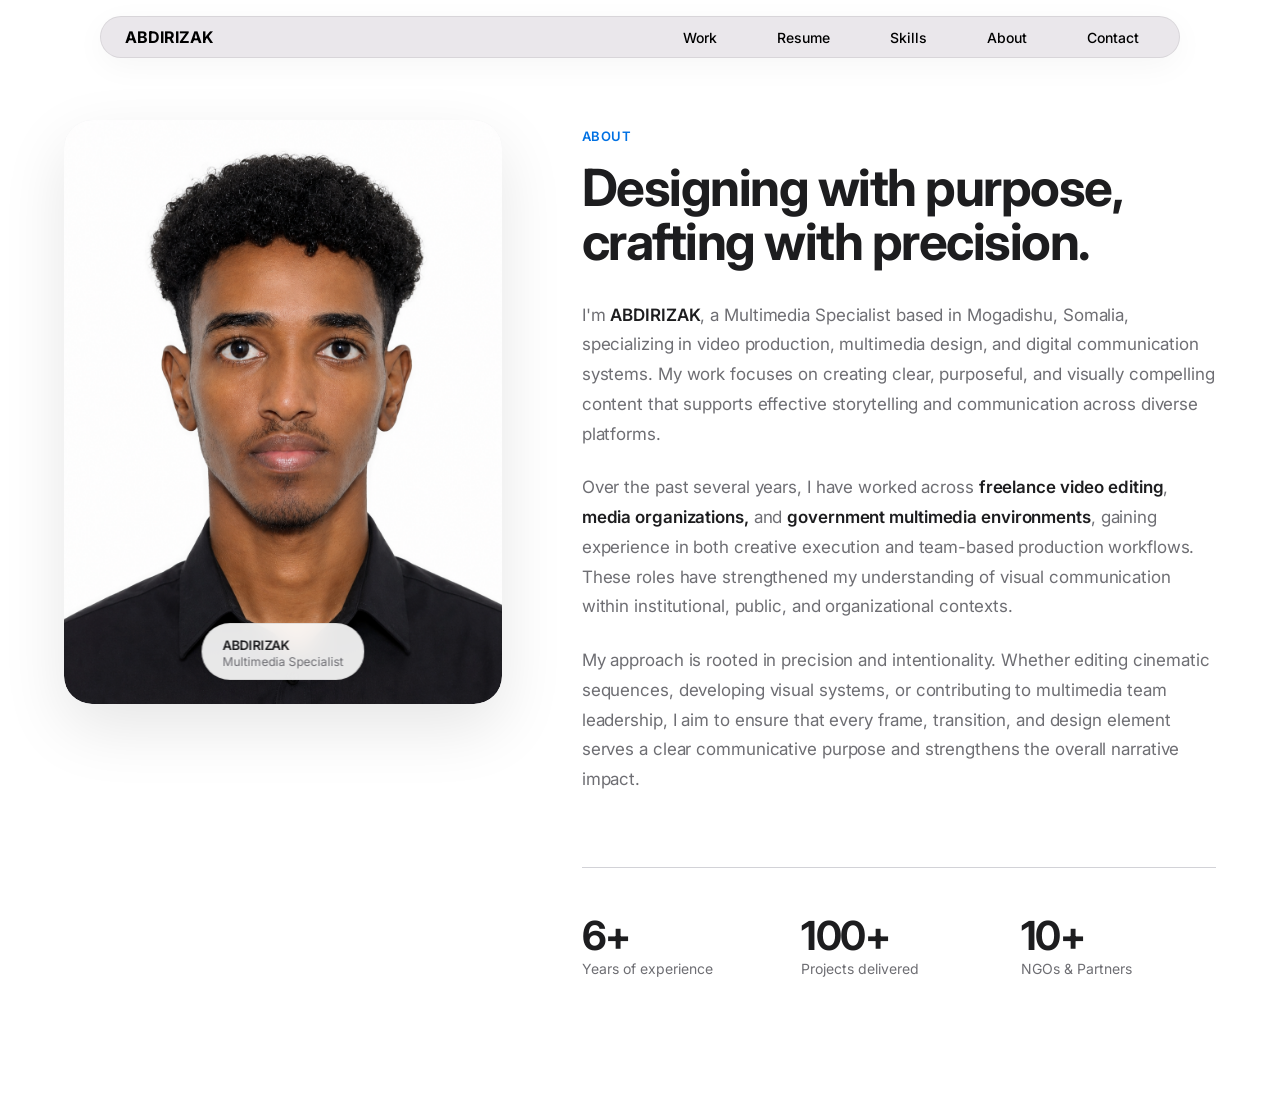
<file: about.html>
<!DOCTYPE html>
<html lang="en">
<head>
<meta charset="UTF-8">
<meta name="viewport" content="width=device-width, initial-scale=1.0">
<title>About — ABDIRIZAK</title>
<link rel="stylesheet" href="index.css">
<link rel="preconnect" href="https://fonts.googleapis.com">
<link rel="preconnect" href="https://fonts.gstatic.com" crossorigin>
<link href="https://fonts.googleapis.com/css2?family=Inter:ital,opsz,wght@0,14..32,100..900;1,14..32,100..900&display=swap" rel="stylesheet">
</head>
<body>

<!-- ── NAVIGATION ── -->
<nav id="navbar">
  <div class="nav-inner">
    <a href="index.html" class="nav-logo" aria-label="Back to top">ABDIRIZAK</a>
    <ul class="nav-links" role="list">
      <li><a href="work.html">Work</a></li>
      <li><a href="resume.html">Resume</a></li>
      <li><a href="skills.html">Skills</a></li>
      <li><a href="about.html" class="active">About</a></li>
      <li><a href="contact.html">Contact</a></li>
    </ul>
    <button class="nav-hamburger" aria-label="Toggle menu" id="hamburger">
      <span></span><span></span><span></span>
    </button>
  </div>
</nav>
<div class="mobile-menu" id="mobileMenu" role="navigation">
  <a href="work.html" class="mobile-link">Work</a>
  <a href="resume.html" class="mobile-link">Resume</a>
  <a href="skills.html" class="mobile-link">Skills</a>
  <a href="about.html" class="mobile-link">About</a>
  <a href="contact.html" class="mobile-link">Contact</a>
</div>

<!-- ── ABOUT ── -->
<div class="section-wrap" id="about">
  <section>
    <div class="about-grid">
 <div class="about-image-wrap reveal">
  <img 
    src="IMG-026, 07_22_07 PM.png"
    alt="ABDIRIZAK - Multimedia Specialist"
    style="width:100%; height:100%; object-fit:cover; object-position:center top; display:block; border-radius:inherit;"
  />
  <div class="about-image-badge">
    <strong>ABDIRIZAK</strong>
    <span>Multimedia Specialist</span>
  </div>
</div>

      <div class="about-content">
        <div class="section-label reveal">About</div>
        <h2 class="section-title reveal reveal-delay-1">Designing with purpose, crafting with precision.</h2>
        <div class="about-body">
          <p class="reveal reveal-delay-2">
            I'm <strong>ABDIRIZAK</strong>, a Multimedia Specialist based in Mogadishu, Somalia, specializing in video production, multimedia design, and digital communication systems. My work focuses on creating clear, purposeful, and visually compelling content that supports effective storytelling and communication across diverse platforms.
          </p>
          <p class="reveal reveal-delay-3">
            Over the past several years, I have worked across <strong>freelance video editing</strong>, <strong>media organizations,</strong> and <strong>government multimedia environments</strong>, gaining experience in both creative execution and team-based production workflows. These roles have strengthened my understanding of visual communication within institutional, public, and organizational contexts.
          </p>
          <p class="reveal reveal-delay-4">
            My approach is rooted in precision and intentionality. Whether editing cinematic sequences, developing visual systems, or contributing to multimedia team leadership, I aim to ensure that every frame, transition, and design element serves a clear communicative purpose and strengthens the overall narrative impact.
          </p>
          <div class="about-stats reveal">
            <div class="about-stat">
              <span class="about-stat-num">6+</span>
              <span class="about-stat-label">Years of experience</span>
            </div>
            <div class="about-stat">
              <span class="about-stat-num">100+</span>
              <span class="about-stat-label">Projects delivered</span>
            </div>
            <div class="about-stat">
              <span class="about-stat-num">10+</span>
              <span class="about-stat-label">NGOs & Partners</span>
            </div>
          </div>
        </div>
      </div>
    </div>
  </section>
</div>

<script>
  const hamburger = document.getElementById('hamburger');
  const mobileMenu = document.getElementById('mobileMenu');
  hamburger.addEventListener('click', () => mobileMenu.classList.toggle('open'));
  document.querySelectorAll('.mobile-link').forEach(link => {
    link.addEventListener('click', () => mobileMenu.classList.remove('open'));
  });
  const reveals = document.querySelectorAll('.reveal');
  const observer = new IntersectionObserver((entries) => {
    entries.forEach(e => { if (e.isIntersecting) e.target.classList.add('visible'); });
  }, { threshold: 0.1 });
  reveals.forEach(el => observer.observe(el));
</script>
</body>
</html>
</file>
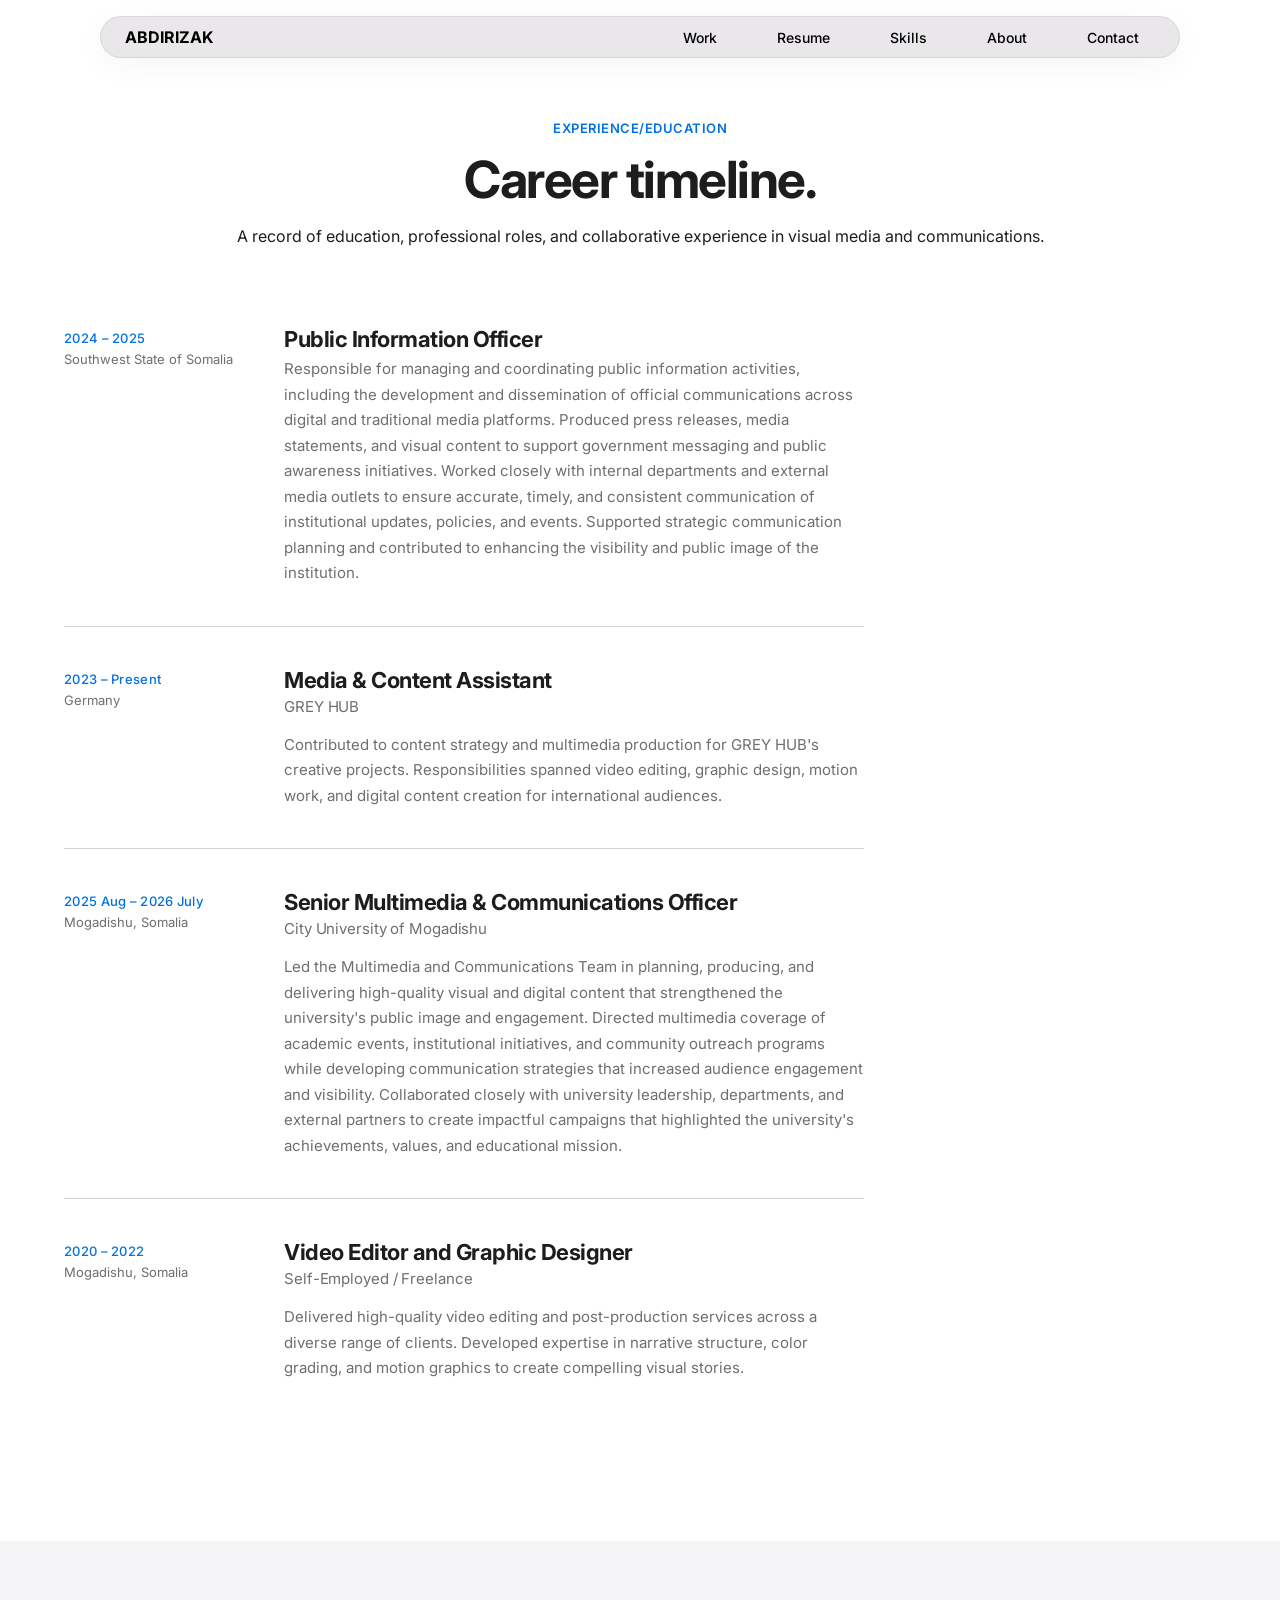
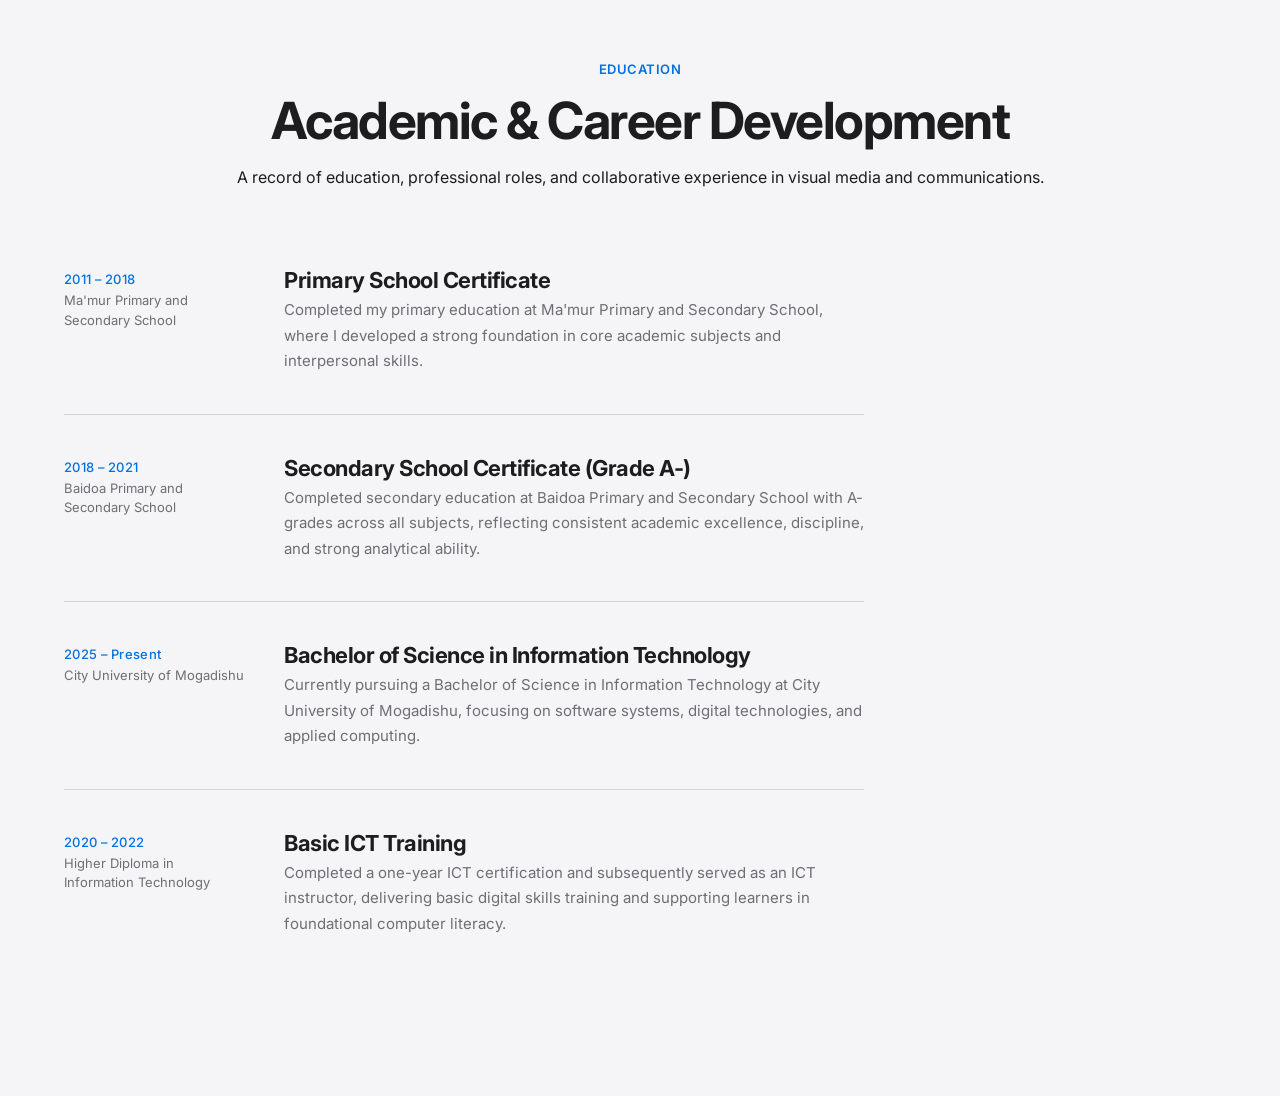
<file: resume.html>
<!DOCTYPE html>
<html lang="en">
<head>
<meta charset="UTF-8">
<meta name="viewport" content="width=device-width, initial-scale=1.0">
<title>Resume — ABDIRIZAK</title>
<link rel="stylesheet" href="index.css">
<link rel="preconnect" href="https://fonts.googleapis.com">
<link rel="preconnect" href="https://fonts.gstatic.com" crossorigin>
<link href="https://fonts.googleapis.com/css2?family=Inter:ital,opsz,wght@0,14..32,100..900;1,14..32,100..900&display=swap" rel="stylesheet">
</head>
<body>

<!-- ── NAVIGATION ── -->
<nav id="navbar">
  <div class="nav-inner">
    <a href="index.html" class="nav-logo" aria-label="Back to top">ABDIRIZAK</a>
    <ul class="nav-links" role="list">
      <li><a href="work.html">Work</a></li>
      <li><a href="resume.html" class="active">Resume</a></li>
      <li><a href="skills.html">Skills</a></li>
      <li><a href="about.html">About</a></li>
      <li><a href="contact.html">Contact</a></li>
    </ul>
    <button class="nav-hamburger" aria-label="Toggle menu" id="hamburger">
      <span></span><span></span><span></span>
    </button>
  </div>
</nav>
<div class="mobile-menu" id="mobileMenu" role="navigation">
  <a href="work.html" class="mobile-link">Work</a>
  <a href="resume.html" class="mobile-link">Resume</a>
  <a href="skills.html" class="mobile-link">Skills</a>
  <a href="about.html" class="mobile-link">About</a>
  <a href="contact.html" class="mobile-link">Contact</a>
</div>

<!-- ── EXPERIENCE ── -->
<div class="section-wrap" id="resume">
  <section>
    <div class="section-header reveal">
      <div class="section-label">Experience/Education</div>
      <h2 class="section-title">Career timeline.</h2>
      <p >A record of education, professional roles, and collaborative experience in visual media and communications.</p>
    </div>

    <div class="resume-timeline">
      <div class="timeline-item reveal">
        <div class="timeline-meta">
          <div class="timeline-period">2024 – 2025</div>
          <div class="timeline-location">Southwest State of Somalia</div>
        </div>
        <div class="timeline-content">
          <h3>Public Information Officer</h3>
          <p class="timeline-desc">Responsible for managing and coordinating public information activities, including the development and dissemination of official communications across digital and traditional media platforms. Produced press releases, media statements, and visual content to support government messaging and public awareness initiatives. Worked closely with internal departments and external media outlets to ensure accurate, timely, and consistent communication of institutional updates, policies, and events. Supported strategic communication planning and contributed to enhancing the visibility and public image of the institution.</p>
        </div>
      </div>

      <div class="timeline-item reveal reveal-delay-1">
        <div class="timeline-meta">
          <div class="timeline-period">2023 – Present</div>
          <div class="timeline-location">Germany</div>
        </div>
        <div class="timeline-content">
          <h3>Media & Content Assistant</h3>
          <p class="timeline-company">GREY HUB</p>
          <p class="timeline-desc">Contributed to content strategy and multimedia production for GREY HUB's creative projects. Responsibilities spanned video editing, graphic design, motion work, and digital content creation for international audiences.</p>
        </div>
      </div>

      <div class="timeline-item reveal reveal-delay-1">
        <div class="timeline-meta">
          <div class="timeline-period">2025 Aug – 2026 July</div>
          <div class="timeline-location">Mogadishu, Somalia</div>
        </div>
        <div class="timeline-content">
          <h3>Senior Multimedia & Communications Officer</h3>
          <p class="timeline-company">City University of Mogadishu</p>
          <p class="timeline-desc">Led the Multimedia and Communications Team in planning, producing, and delivering high-quality visual and digital content that strengthened the university's public image and engagement. Directed multimedia coverage of academic events, institutional initiatives, and community outreach programs while developing communication strategies that increased audience engagement and visibility. Collaborated closely with university leadership, departments, and external partners to create impactful campaigns that highlighted the university's achievements, values, and educational mission.</p>
        </div>
      </div>

      <div class="timeline-item reveal reveal-delay-2">
        <div class="timeline-meta">
          <div class="timeline-period">2020 – 2022</div>
          <div class="timeline-location">Mogadishu, Somalia</div>
        </div>
        <div class="timeline-content">
          <h3>Video Editor and Graphic Designer</h3>
          <p class="timeline-company">Self-Employed / Freelance</p>
          <p class="timeline-desc">Delivered high-quality video editing and post-production services across a diverse range of clients. Developed expertise in narrative structure, color grading, and motion graphics to create compelling visual stories.</p>
        </div>
      </div>
    </div>
  </section>
</div>

<!-- ── EDUCATION ── -->
<div class="section-wrap gray" id="education">
  <section>
    <div class="section-header reveal">
      <div class="section-label">Education</div>
      <h2 class="section-title">Academic & Career Development</h2>
      <p >A record of education, professional roles, and collaborative experience in visual media and communications.</p>
    </div>

    <div class="resume-timeline">
      <div class="timeline-item reveal">
        <div class="timeline-meta">
          <div class="timeline-period">2011 – 2018</div>
          <div class="timeline-location">Ma'mur Primary and Secondary School</div>
        </div>
        <div class="timeline-content">
          <h3>Primary School Certificate</h3>
          <p class="timeline-desc">Completed my primary education at Ma'mur Primary and Secondary School, where I developed a strong foundation in core academic subjects and interpersonal skills.</p>
        </div>
      </div>

      <div class="timeline-item reveal reveal-delay-1">
        <div class="timeline-meta">
          <div class="timeline-period">2018 – 2021</div>
          <div class="timeline-location">Baidoa Primary and Secondary School</div>
        </div>
        <div class="timeline-content">
          <h3>Secondary School Certificate (Grade A-)</h3>
          <p class="timeline-desc">Completed secondary education at Baidoa Primary and Secondary School with A- grades across all subjects, reflecting consistent academic excellence, discipline, and strong analytical ability.</p>
        </div>
      </div>

      <div class="timeline-item reveal reveal-delay-1">
        <div class="timeline-meta">
          <div class="timeline-period">2025 – Present</div>
          <div class="timeline-location">City University of Mogadishu</div>
        </div>
        <div class="timeline-content">
          <h3>Bachelor of Science in Information Technology</h3>
          <p class="timeline-desc">Currently pursuing a Bachelor of Science in Information Technology at City University of Mogadishu, focusing on software systems, digital technologies, and applied computing.</p>
        </div>
      </div>

      <div class="timeline-item reveal reveal-delay-2">
        <div class="timeline-meta">
          <div class="timeline-period">2020 – 2022</div>
          <div class="timeline-location">Higher Diploma in Information Technology</div>
        </div>
        <div class="timeline-content">
          <h3>Basic ICT Training</h3>
          <p class="timeline-desc">Completed a one-year ICT certification and subsequently served as an ICT instructor, delivering basic digital skills training and supporting learners in foundational computer literacy.</p>
        </div>
      </div>
    </div>
  </section>
</div>

<script>
  const hamburger = document.getElementById('hamburger');
  const mobileMenu = document.getElementById('mobileMenu');
  hamburger.addEventListener('click', () => mobileMenu.classList.toggle('open'));
  document.querySelectorAll('.mobile-link').forEach(link => {
    link.addEventListener('click', () => mobileMenu.classList.remove('open'));
  });
  const reveals = document.querySelectorAll('.reveal');
  const observer = new IntersectionObserver((entries) => {
    entries.forEach(e => { if (e.isIntersecting) e.target.classList.add('visible'); });
  }, { threshold: 0.1 });
  reveals.forEach(el => observer.observe(el));
</script>
</body>
</html>
</file>
<file: index.css>
*, *::before, *::after { box-sizing: border-box; margin: 0; padding: 0; }

  :root {
    --white: #FFFFFF;
    --gray-light: #F5F5F7;
    --black: #1D1D1F;
    --blue: #0071E3;
    --blue-hover: #0077ED;
    --gray-mid: #6E6E73;
    --gray-border: #D2D2D7;
    --gray-soft: #E8E8ED;
    --nav-blur: rgba(255,255,255,0.85);
    --shadow-sm: 0 2px 12px rgba(0,0,0,0.06);
    --shadow-md: 0 8px 32px rgba(0,0,0,0.08);
    --shadow-lg: 0 24px 64px rgba(0,0,0,0.10);
    --shadow-card: 0 4px 24px rgba(0,0,0,0.07);
    --radius-sm: 12px;
    --radius-md: 18px;
    --radius-lg: 28px;
    --radius-xl: 40px;
    --transition: cubic-bezier(0.25, 0.46, 0.45, 0.94);
    --spring: cubic-bezier(0.34, 1.56, 0.64, 1);
  }

  html { scroll-behavior: smooth; font-size: 16px; }

 body {
  background-color: #f5f5f7;
  background-image:
    radial-gradient(circle at top left,
      rgba(186, 215, 255, 0.8) 0%,
      transparent 35%),

    radial-gradient(circle at top right,
      rgba(253, 219, 245, 0.8) 0%,
      transparent 35%),

    radial-gradient(circle at bottom center,
      rgba(215, 255, 240, 0.5) 0%,
      transparent 40%);

  background-repeat: no-repeat;
  background-size: cover;
  background-attachment: fixed;
  min-height: 100vh;
  color: var(--black);
  overflow-x: hidden;
  
    font-family:'Inter', sans-serif;

}
.p{
  text-align: center;
}

  /* ── SCROLLBAR ── */
  ::-webkit-scrollbar { width: 6px; }
  ::-webkit-scrollbar-track { background: transparent; }
  ::-webkit-scrollbar-thumb { background: var(--gray-border); border-radius: 3px; }
  ::-webkit-scrollbar-thumb:hover { background: var(--gray-mid); }

  /* ── SELECTION ── */
  ::selection { background: rgba(0,113,227,0.15); color: var(--black); }

  /* ── NAVIGATION ── */
  /* ── NAVIGATION FIXED (NO MORE MULTIPLE MENUS) ── */

#navbar {
  position: fixed;
  top: 16px; /* Masaafada uu kor ka soo degayo */
  left: 0;
  right: 0;
  z-index: 999;
  padding: 0 20px;
}

/* Apple-style Navigation Hover */
.nav-links a,
.mobile-link {
  position: relative;
  padding: 10px 16px;
  border-radius: 12px;
  transition: all 0.3s ease;
  text-decoration: none;
}

.nav-links a:hover,
.mobile-link:hover {
  background: rgba(0, 122, 255, 0.08);
  color: #007aff;
  transform: translateY(-2px);
}

.nav-links a::after,
.mobile-link::after {
  content: "";
  position: absolute;
  left: 50%;
  bottom: 4px;
  width: 0;
  height: 2px;
  background: #007aff;
  border-radius: 10px;
  transition: all 0.3s ease;
  transform: translateX(-50%);
}

.nav-links a:hover::after,
.mobile-link:hover::after {
  width: 60%;
}


.nav-inner {
  max-width: 1080px;
  margin: 0 auto;
  padding: 10px 24px;
  display: flex;
  align-items: center;
  justify-content: space-between;
  
  /* Glassmorphism (Muraayadda wejiga EditFlow) */
  background: rgba(229, 225, 231, 0.8); 
  backdrop-filter: blur(20px);
  -webkit-backdrop-filter: blur(20px);
  
  /* Geesaha wareegsan iyo xariiqda */
  border: 1px solid rgba(0, 0, 0, 0.08); 
  border-radius: 999px; 
  box-shadow: 0 8px 32px rgba(0, 0, 0, 0.04);
}

/* Logo-da */
.nav-logo {
  font-size: 16px;
  font-weight: 700;
  color: #000000;
  text-decoration: none;
  display: flex;
  align-items: center;
  gap: 8px;
}

/* Goobada Buluugga ah (AR) */
/* .nav-logo::before {
  content: 'AR';
  font-size: 10px;
  font-weight: 800;
  color: #ffffff;
  background: #0071e3;
  width: 26px;
  height: 26px;
  display: inline-flex;
  align-items: center;
  justify-content: center;
  border-radius: 50%;
} */

/* Liiska Linkiyada (Desktop) */
.nav-links {
  list-style: none;
  display: flex;
  align-items: center;
  gap: 28px;
  margin: 0;
  padding: 0;
}

.nav-links a {
  font-size: 14px;
  font-weight: 500;
  color: #000000;
  text-decoration: none;
  transition: color 0.2s ease;
}

.nav-links a:hover {
  color: #000000;
}

/* Badhanka madow ee Contact-ka */
/* .nav-links li:last-child a {
 
  color: #000000;
  padding: 10px 22px;
  border-radius: 999px;
  font-weight: 500;
} */

/* .nav-links li:last-child a:hover {
  background: #2d2d31;
} */

/* Hamburger Menu Icon (Mobile) */
.nav-hamburger {
  display: none;
  flex-direction: column;
  justify-content: space-between;
  width: 18px;
  height: 12px;
  background: transparent;
  border: none;
  cursor: pointer;
  padding: 0;
}

.nav-hamburger span {
  width: 100%;
  height: 2px;
  background-color: #000000;
  border-radius: 1px;
}











/* ── KAN AYAA AH CUDURKA JIRA: MOBILE MENU (SI SAX AH U QARI) ── */
.mobile-menu {
  display: none; /* Hubi inuu qarsoomo marka hore si uusan shaashadda u dhex fadhiisan */
  position: fixed;
  top: 80px;
  left: 24px;
  right: 24px;
  background: rgba(255, 255, 255, 0.96);
  backdrop-filter: blur(20px);
  -webkit-backdrop-filter: blur(20px);
  border: 1px solid rgba(0, 0, 0, 0.08);
  border-radius: 20px;
  padding: 20px;
  box-shadow: 0 10px 30px rgba(0, 0, 0, 0.05);
  z-index: 998;
}

/* Marka la riixo Hamburger-ka oo uu yeesho class-ka .open */
.mobile-menu.open {
  display: flex;
  flex-direction: column;
  gap: 16px;
}

.mobile-link {
  font-size: 16px;
  font-weight: 500;
  color: #1d1d1f;
  text-decoration: none;
  padding: 8px 0;
}

/* ── SCREEN RESPONSIVE ── */
@media (max-width: 768px) {
  .nav-links {
    display: none; /* Qari menu-gii weynaa ee Desktop-ka */
  }
  
  .nav-hamburger {
    display: flex; /* Muuji astaanta saddexda xariiq */
  }
}
  /* ── HERO ── */
  #home {
    min-height: 100svh;
    padding: 52px 24px 0;
    display: flex;
    align-items: center;
    background: var(--white);
    overflow: hidden;
    position: relative;
  }

  .hero-bg-orb {
    position: absolute;
    border-radius: 50%;
    filter: blur(80px);
    pointer-events: none;
    opacity: 0;
    animation: orbFade 1.5s ease 0.5s forwards;
  }
  .hero-bg-orb.orb1 {
    width: 600px; height: 600px;
    background: radial-gradient(circle, rgba(0,113,227,0.06) 0%, transparent 70%);
    top: -100px; right: -100px;
  }
  .hero-bg-orb.orb2 {
    width: 400px; height: 400px;
    background: radial-gradient(circle, rgba(0,113,227,0.04) 0%, transparent 70%);
    bottom: 0; left: -50px;
  }

  @keyframes orbFade { to { opacity: 1; } }

  .hero-inner {
    max-width: 1200px;
    width: 100%;
    margin: 0 auto;
    display: grid;
    grid-template-columns: 1fr 1fr;
    gap: 80px;
    align-items: center;
    padding: 80px 0;
  }

  .hero-content { position: relative; }

  .hero-label {
    display: inline-flex;
    align-items: center;
    gap: 8px;
    font-size: 13px;
    font-weight: 500;
    color: var(--blue);
    letter-spacing: 0.5px;
    margin-bottom: 28px;
    opacity: 0;
    transform: translateY(20px);
    animation: fadeUp 0.8s var(--transition) 0.2s forwards;
  }
  .hero-label::before {
    content: '';
    width: 6px; height: 6px;
    border-radius: 50%;
    background: var(--blue);
    animation: pulse 2s infinite;
  }

  @keyframes pulse {
    0%, 100% { opacity: 1; transform: scale(1); }
    50% { opacity: 0.5; transform: scale(0.8); }
  }

  .hero-h1 {
    font-size: clamp(36px, 5vw, 60px);
    font-weight: 700;
    line-height: 1.08;
    letter-spacing: -1.5px;
    color: var(--black);
    margin-bottom: 24px;
    opacity: 0;
    transform: translateY(24px);
    animation: fadeUp 0.9s var(--transition) 0.35s forwards;
  }

  .hero-sub {
    font-size: clamp(16px, 1.5vw, 19px);
    font-weight: 400;
    line-height: 1.6;
    color: var(--gray-mid);
    max-width: 480px;
    margin-bottom: 44px;
    opacity: 0;
    transform: translateY(24px);
    animation: fadeUp 0.9s var(--transition) 0.5s forwards;
  }

  .hero-buttons {
    display: flex;
    gap: 16px;
    flex-wrap: wrap;
    opacity: 0;
    transform: translateY(24px);
    animation: fadeUp 0.9s var(--transition) 0.65s forwards;
  }

  .btn-primary {
    display: inline-flex;
    align-items: center;
    gap: 6px;
    padding: 14px 28px;
    background: var(--blue);
    color: white;
    text-decoration: none;
    border-radius: 980px;
    font-size: 15px;
    font-weight: 500;
    letter-spacing: -0.2px;
    transition: all 0.25s var(--transition);
    border: none;
    cursor: pointer;
  }
  .btn-primary:hover {
    background: var(--blue-hover);
    transform: scale(1.02);
    box-shadow: 0 8px 24px rgba(0,113,227,0.3);
  }
  .btn-primary:active { transform: scale(0.98); }

  .btn-secondary {
    display: inline-flex;
    align-items: center;
    gap: 6px;
    padding: 14px 28px;
    background: transparent;
    color: var(--blue);
    text-decoration: none;
    border-radius: 980px;
    font-size: 15px;
    font-weight: 500;
    letter-spacing: -0.2px;
    border: 1.5px solid rgba(0,113,227,0.4);
    transition: all 0.25s var(--transition);
    cursor: pointer;
  }
  .btn-secondary:hover {
    background: rgba(0,113,227,0.05);
    border-color: var(--blue);
    transform: scale(1.02);
  }
  .btn-secondary:active { transform: scale(0.98); }

  .hero-media {
    position: relative;
    opacity: 0;
    transform: translateX(30px) scale(0.97);
    animation: heroMedia 1.1s var(--transition) 0.4s forwards;
  }

  @keyframes heroMedia {
    to { opacity: 1; transform: translateX(0) scale(1); }
  }

  .hero-video-wrap {
    position: relative;
    border-radius: var(--radius-lg);
    overflow: hidden;
    background: var(--black);
    aspect-ratio: 16/10;
    box-shadow: var(--shadow-lg);
    cursor: pointer;
    transition: transform 0.4s var(--transition), box-shadow 0.4s var(--transition);
  }
  .hero-video-wrap:hover {
    transform: scale(1.02) translateY(-4px);
    box-shadow: 0 40px 80px rgba(0,0,0,0.14);
  }

  .hero-video-wrap img {
    width: 100%;
    height: 100%;
    object-fit: cover;
    display: block;
    transition: transform 0.6s var(--transition);
  }
  .hero-video-wrap:hover img { transform: scale(1.04); }

  .hero-play-btn {
    position: absolute;
    top: 50%; left: 50%;
    transform: translate(-50%, -50%);
    width: 72px; height: 72px;
    background: rgba(255,255,255,0.18);
    backdrop-filter: blur(12px);
    -webkit-backdrop-filter: blur(12px);
    border-radius: 50%;
    display: flex;
    align-items: center;
    justify-content: center;
    border: 1.5px solid rgba(255,255,255,0.4);
    transition: all 0.3s var(--transition);
  }
  .hero-video-wrap:hover .hero-play-btn {
    transform: translate(-50%, -50%) scale(1.1);
    background: rgba(255,255,255,0.28);
  }

  .hero-play-btn svg { width: 28px; height: 28px; fill: white; margin-left: 4px; }

  .hero-video-label {
    position: absolute;
    bottom: 20px; left: 20px;
    background: rgba(0,0,0,0.5);
    backdrop-filter: blur(10px);
    -webkit-backdrop-filter: blur(10px);
    color: white;
    padding: 6px 14px;
    border-radius: 980px;
    font-size: 12px;
    font-weight: 500;
    border: 0.5px solid rgba(255,255,255,0.2);
  }

  @keyframes fadeUp {
    to { opacity: 1; transform: translateY(0); }
  }

  /* ── SCROLL INDICATOR ── */
  .scroll-indicator {
    position: absolute;
    bottom: 40px;
    left: 50%;
    transform: translateX(-50%);
    display: flex;
    flex-direction: column;
    align-items: center;
    gap: 8px;
    opacity: 0;
    animation: fadeUp 0.8s var(--transition) 1.2s forwards;
  }
  .scroll-indicator span {
    font-size: 11px;
    letter-spacing: 1px;
    color: var(--gray-mid);
    text-transform: uppercase;
  }
  .scroll-mouse {
    width: 22px; height: 36px;
    border: 1.5px solid var(--gray-border);
    border-radius: 11px;
    display: flex;
    justify-content: center;
    padding-top: 7px;
  }
  .scroll-dot {
    width: 4px; height: 8px;
    background: var(--gray-mid);
    border-radius: 2px;
    animation: scrollDot 1.8s ease infinite;
  }
  @keyframes scrollDot {
    0%, 100% { transform: translateY(0); opacity: 1; }
    50% { transform: translateY(6px); opacity: 0.3; }
  }

  /* ── SECTION BASE ── */
  section {
    max-width: 1200px;
    width: 100%;
    margin: 0 auto;
    padding: 120px 24px;
  }

  .section-wrap {
    background: var(--white);
  }
  .section-wrap.gray { background: var(--gray-light); }
  .section-wrap.gray section { padding: 120px 24px; }

  .section-label {
    font-size: 13px;
    font-weight: 600;
    color: var(--blue);
    letter-spacing: 0.5px;
    text-transform: uppercase;
    margin-bottom: 16px;
  }

  .section-title {
    font-size: clamp(32px, 4vw, 52px);
    font-weight: 700;
    letter-spacing: -1.5px;
    line-height: 1.06;
    color: var(--black);
    margin-bottom: 20px;
  }

  .section-subtitle {
    font-size: 19px;
    color: var(--gray-mid);
    line-height: 1.6;
    max-width: 600px;
    font-weight: 400;
  }

  .section-header {
    margin-bottom: 80px;
  }

  /* ── REVEAL ANIMATION ── */
  .reveal {
    opacity: 0;
    transform: translateY(32px);
    transition: opacity 0.8s var(--transition), transform 0.8s var(--transition);
  }
  .reveal.visible {
    opacity: 1;
    transform: translateY(0);
  }
  .reveal-delay-1 { transition-delay: 0.1s; }
  .reveal-delay-2 { transition-delay: 0.2s; }
  .reveal-delay-3 { transition-delay: 0.3s; }
  .reveal-delay-4 { transition-delay: 0.4s; }

  /* ── WORK SECTION ── */
  .work-grid {
    display: grid;
    grid-template-rows: auto auto;
    gap: 24px;
  }

  .work-featured {
    position: relative;
    border-radius: var(--radius-lg);
    overflow: hidden;
    background: var(--black);
    aspect-ratio: 16/8;
    cursor: pointer;
    box-shadow: var(--shadow-md);
    transition: transform 0.5s var(--transition), box-shadow 0.5s var(--transition);
    display: block;
    text-decoration: none;
  }
  .work-featured:hover {
    transform: scale(1.01) translateY(-4px);
    box-shadow: var(--shadow-lg);
  }
  .work-featured img {
    width: 100%; height: 100%;
    object-fit: cover;
    display: block;
    transition: transform 0.7s var(--transition);
    filter: brightness(0.75);
  }
  .work-featured:hover img { transform: scale(1.05); filter: brightness(0.65); }

  .work-featured-meta {
    position: absolute;
    bottom: 0; left: 0; right: 0;
    padding: 48px 40px 40px;
    background: linear-gradient(to top, rgba(0,0,0,0.75) 0%, transparent 100%);
    color: white;
  }
  .work-tag {
    display: inline-block;
    padding: 4px 12px;
    background: rgba(255,255,255,0.2);
    backdrop-filter: blur(8px);
    border-radius: 980px;
    font-size: 12px;
    font-weight: 500;
    color: white;
    margin-bottom: 14px;
    border: 0.5px solid rgba(255,255,255,0.3);
  }
  .work-featured-meta h3 {
    font-size: clamp(22px, 3vw, 32px);
    font-weight: 700;
    letter-spacing: -0.8px;
    line-height: 1.2;
    margin-bottom: 8px;
  }
  .work-featured-meta p { font-size: 15px; opacity: 0.75; }

  .work-play-overlay {
    position: absolute;
    top: 50%; left: 50%;
    transform: translate(-50%, -50%);
    width: 80px; height: 80px;
    background: rgba(255,255,255,0.15);
    backdrop-filter: blur(12px);
    -webkit-backdrop-filter: blur(12px);
    border-radius: 50%;
    display: flex;
    align-items: center;
    justify-content: center;
    border: 1.5px solid rgba(255,255,255,0.35);
    transition: all 0.35s var(--transition);
  }
  .work-featured:hover .work-play-overlay {
    transform: translate(-50%, -50%) scale(1.12);
    background: rgba(255,255,255,0.25);
  }
  .work-play-overlay svg { width: 30px; height: 30px; fill: white; margin-left: 4px; }

  .work-cards {
    display: grid;
    grid-template-columns: 1fr 1fr;
    gap: 24px;
  }

  .work-card {
    border-radius: var(--radius-md);
    overflow: hidden;
    background: var(--gray-light);
    aspect-ratio: 4/3;
    position: relative;
    cursor: pointer;
    transition: transform 0.45s var(--transition), box-shadow 0.45s var(--transition);
    box-shadow: var(--shadow-sm);
  }
  .work-card:hover {
    transform: translateY(-8px) scale(1.01);
    box-shadow: var(--shadow-lg);
  }

  .work-card-bg {
    position: absolute;
    inset: 0;
    display: flex;
    align-items: center;
    justify-content: center;
    overflow: hidden;
    transition: transform 0.5s var(--transition);
  }
  .work-card:hover .work-card-bg { transform: scale(1.05); }

  .design-card-1 {
    background: linear-gradient(135deg, #0a0a0a 0%, #1a1a2e 50%, #16213e 100%);
  }
  .design-card-2 {
    background: linear-gradient(135deg, #0f0f23 0%, #1a0a2e 50%, #2d1b69 100%);
  }

  .work-card-content {
    position: absolute;
    bottom: 0; left: 0; right: 0;
    padding: 32px 28px 28px;
    background: linear-gradient(to top, rgba(0,0,0,0.8) 0%, transparent 100%);
  }
  .work-card-content h3 {
    font-size: 20px;
    font-weight: 700;
    color: white;
    letter-spacing: -0.4px;
    margin-bottom: 4px;
  }
  .work-card-content p { font-size: 13px; color: rgba(255,255,255,0.65); }

  .glass-reflection {
    position: absolute;
    top: 0; left: 0; right: 0;
    height: 50%;
    background: linear-gradient(to bottom, rgba(255,255,255,0.06) 0%, transparent 100%);
    pointer-events: none;
  }

  /* Design mockup elements */
  .mock-apple {
    width: 85%;
    padding: 24px;
    display: flex;
    flex-direction: column;
    gap: 12px;
  }
  .mock-apple-bar {
    height: 8px;
    border-radius: 4px;
    background: rgba(255,255,255,0.15);
  }
  .mock-apple-bar.wide { width: 100%; }
  .mock-apple-bar.med { width: 70%; }
  .mock-apple-bar.short { width: 45%; }
  .mock-apple-bar.accent { background: rgba(0,113,227,0.6); }

  .mock-media {
    width: 85%;
    padding: 20px;
  }
  .mock-media-circle {
    width: 60px; height: 60px;
    border-radius: 50%;
    background: rgba(0,113,227,0.4);
    margin-bottom: 16px;
    border: 2px solid rgba(0,113,227,0.6);
  }
  .mock-media-line {
    height: 6px;
    border-radius: 3px;
    background: rgba(255,255,255,0.12);
    margin-bottom: 8px;
  }
  .mock-media-line.l1 { width: 90%; }
  .mock-media-line.l2 { width: 60%; }
  .mock-media-line.l3 { width: 75%; background: rgba(255,255,255,0.06); }

  /* ── REVIEWS SECTION ── */
  .reviews-header {
    display: flex;
    align-items: flex-end;
    justify-content: space-between;
    margin-bottom: 64px;
    gap: 40px;
    flex-wrap: wrap;
  }

  .rating-display {
    display: flex;
    align-items: baseline;
    gap: 12px;
    margin-top: 20px;
  }
  .rating-number {
    font-size: 80px;
    font-weight: 700;
    letter-spacing: -3px;
    line-height: 1;
    color: var(--black);
  }
  .rating-details {
    display: flex;
    flex-direction: column;
    gap: 4px;
    padding-bottom: 8px;
  }
  .rating-stars {
    font-size: 22px;
    letter-spacing: 2px;
    color: var(--black);
  }
  .rating-count {
    font-size: 14px;
    color: var(--gray-mid);
  }

  .reviews-grid {
    display: grid;
    grid-template-columns: repeat(auto-fit, minmax(260px, 1fr));
    gap: 20px;
  }

  .review-card {
    background: var(--white);
    border-radius: var(--radius-md);
    padding: 28px;
    border: 0.5px solid var(--gray-border);
    box-shadow: var(--shadow-sm);
    transition: transform 0.35s var(--transition), box-shadow 0.35s var(--transition);
    position: relative;
  }
  .review-card:hover {
    transform: translateY(-6px);
    box-shadow: var(--shadow-md);
  }

  .review-stars {
    font-size: 14px;
    letter-spacing: 2px;
    margin-bottom: 16px;
    color: #1D1D1F;
  }

  .review-text {
    font-size: 15px;
    line-height: 1.65;
    color: var(--black);
    margin-bottom: 24px;
    font-style: italic;
    letter-spacing: -0.1px;
  }

  .review-author {
    display: flex;
    align-items: center;
    gap: 12px;
  }

  .review-avatar {
    width: 40px; height: 40px;
    border-radius: 50%;
    display: flex;
    align-items: center;
    justify-content: center;
    font-size: 15px;
    font-weight: 600;
    flex-shrink: 0;
  }
  .av1 { background: #E6F1FB; color: #0C447C; }
  .av2 { background: #EAF3DE; color: #27500A; }
  .av3 { background: #FAEEDA; color: #633806; }
  .av4 { background: #FBEAF0; color: #72243E; }

  .review-author-info strong {
    display: block;
    font-size: 14px;
    font-weight: 600;
    color: var(--black);
  }
  .review-author-info span {
    font-size: 12px;
    color: var(--gray-mid);
  }

  /* ── RESUME SECTION ── */
  .resume-timeline {
    display: flex;
    flex-direction: column;
    gap: 0;
    max-width: 800px;
  }

  .timeline-item {
    display: grid;
    grid-template-columns: 180px 1fr;
    gap: 40px;
    padding: 40px 0;
    border-bottom: 0.5px solid var(--gray-border);
    position: relative;
  }
  .timeline-item:first-child { padding-top: 0; }
  .timeline-item:last-child { border-bottom: none; }

  .timeline-meta {
    padding-top: 4px;
  }

  .timeline-period {
    font-size: 13px;
    color: var(--blue);
    font-weight: 500;
    letter-spacing: 0.3px;
    margin-bottom: 4px;
  }

  .timeline-location {
    font-size: 13px;
    color: var(--gray-mid);
    line-height: 1.5;
  }

  .timeline-content h3 {
    font-size: 22px;
    font-weight: 700;
    letter-spacing: -0.5px;
    color: var(--black);
    margin-bottom: 4px;
  }

  .timeline-company {
    font-size: 15px;
    color: var(--gray-mid);
    font-weight: 400;
    margin-bottom: 16px;
    letter-spacing: -0.1px;
  }

  .timeline-desc {
    font-size: 15px;
    line-height: 1.7;
    color: var(--gray-mid);
  }

  /* ── SKILLS SECTION ── */
  .skills-grid {
    display: grid;
    grid-template-columns: repeat(3, 1fr);
    gap: 24px;
  }

  .skill-card {
    border-radius: var(--radius-lg);
    overflow: hidden;
    position: relative;
    aspect-ratio: 3/4;
    cursor: default;
    box-shadow: var(--shadow-card);
    transition: transform 0.45s var(--transition), box-shadow 0.45s var(--transition);
  }
  .skill-card:hover {
    transform: translateY(-10px) scale(1.02);
    box-shadow: var(--shadow-lg);
  }

  .skill-card-bg {
    position: absolute;
    inset: 0;
    display: flex;
    align-items: center;
    justify-content: center;
  }
  .section-header{
    text-align: center;
  }

  .skill-bg-1 { background: linear-gradient(160deg, #000000 0%, #0a0a1a 40%, #001529 100%); }
  .skill-bg-2 { background: linear-gradient(160deg, #0d0d0d 0%, #1a0d00 40%, #2d1500 100%); }
  .skill-bg-3 { background: linear-gradient(160deg, #050510 0%, #0d0528 40%, #1a0545 100%); }

  .skill-visual {
    width: 100%;
    height: 60%;
    display: flex;
    align-items: center;
    justify-content: center;
    position: absolute;
    top: 0;
  }

  .skill-card-footer {
    position: absolute;
    bottom: 0; left: 0; right: 0;
    padding: 32px 28px;
    background: linear-gradient(to top, rgba(0,0,0,0.9) 0%, rgba(0,0,0,0.3) 60%, transparent 100%);
  }

  .skill-icon {
    width: 52px; height: 52px;
    border-radius: 14px;
    display: flex;
    align-items: center;
    justify-content: center;
    margin-bottom: 14px;
    font-size: 26px;
    border: 1px solid rgba(255,255,255,0.15);
  }

  .skill-card-footer h3 {
    font-size: 20px;
    font-weight: 700;
    color: white;
    letter-spacing: -0.4px;
    margin-bottom: 6px;
  }
  .skill-card-footer p {
    font-size: 13px;
    color: rgba(255,255,255,0.55);
    line-height: 1.5;
  }

  /* ── ABOUT SECTION ── */
  .about-grid {
    display: grid;
    grid-template-columns: 38% 1fr;
    gap: 80px;
    align-items: start;
  }

  .about-image-wrap {
    position: relative;
    border-radius: var(--radius-lg);
    overflow: hidden;
    aspect-ratio: 3/4;
    background: var(--gray-light);
    box-shadow: var(--shadow-lg);
    transition: transform 0.5s var(--transition), box-shadow 0.5s var(--transition);
  }
  .about-image-wrap:hover {
    transform: translateY(-8px) scale(1.01);
    box-shadow: 0 40px 80px rgba(0,0,0,0.13);
  }

  .about-image-placeholder {
    position: absolute;
    inset: 0;
    background: linear-gradient(135deg, #e8e8ed 0%, #d2d2d7 50%, #c7c7cc 100%);
    display: flex;
    flex-direction: column;
    align-items: center;
    justify-content: center;
    gap: 16px;
  }

  .about-avatar-ring {
    width: 100px; height: 100px;
    border-radius: 50%;
    background: rgba(0,113,227,0.12);
    display: flex;
    align-items: center;
    justify-content: center;
    border: 2px solid rgba(0,113,227,0.2);
  }
  .about-avatar-ring span {
    font-size: 36px;
    font-weight: 700;
    color: var(--blue);
    letter-spacing: -1px;
  }
  .about-image-placeholder p {
    font-size: 14px;
    color: var(--gray-mid);
    font-weight: 400;
  }

  .about-image-badge {
    position: absolute;
    bottom: 24px;
    left: 50%;
    transform: translateX(-50%);
    background: rgba(255,255,255,0.9);
    backdrop-filter: blur(12px);
    -webkit-backdrop-filter: blur(12px);
    padding: 10px 20px;
    border-radius: 980px;
    border: 0.5px solid rgba(0,0,0,0.08);
    white-space: nowrap;
  }
  .about-image-badge strong {
    font-size: 13px;
    font-weight: 600;
    color: var(--black);
    letter-spacing: -0.2px;
  }
  .about-image-badge span {
    font-size: 12px;
    color: var(--gray-mid);
    display: block;
    text-align: center;
  }

  .about-content { padding-top: 8px; }

  .about-content .section-title { margin-bottom: 32px; }

  .about-body {
    display: flex;
    flex-direction: column;
    gap: 24px;
  }

  .about-body p {
    font-size: 17px;
    line-height: 1.75;
    color: var(--gray-mid);
    font-weight: 400;
    letter-spacing: -0.1px;
  }

  .about-body p strong {
    color: var(--black);
    font-weight: 600;
  }

  .about-stats {
    display: grid;
    grid-template-columns: repeat(3, 1fr);
    gap: 24px;
    margin-top: 48px;
    padding-top: 48px;
    border-top: 0.5px solid var(--gray-border);
  }

  .about-stat {
    display: flex;
    flex-direction: column;
    gap: 4px;
  }

  .about-stat-num {
    font-size: 40px;
    font-weight: 700;
    letter-spacing: -1.5px;
    color: var(--black);
    line-height: 1;
  }

  .about-stat-label {
    font-size: 14px;
    color: var(--gray-mid);
    font-weight: 400;
  }

  /* ── CONTACT SECTION ── */
  .contact-wrap {
    display: grid;
    grid-template-columns: 1fr 1fr;
    gap: 80px;
    align-items: start;
  }

  .contact-info h2 {
    font-size: clamp(28px, 3.5vw, 44px);
    font-weight: 700;
    letter-spacing: -1.2px;
    line-height: 1.1;
    margin-bottom: 24px;
  }

  .contact-info p {
    font-size: 17px;
    line-height: 1.65;
    color: var(--gray-mid);
    margin-bottom: 40px;
  }

  .contact-direct {
    display: flex;
    flex-direction: column;
    gap: 16px;
  }

  .contact-link {
    display: flex;
    align-items: center;
    gap: 12px;
    text-decoration: none;
    color: var(--black);
    font-size: 15px;
    font-weight: 500;
    transition: color 0.2s;
  }
  .contact-link:hover { color: var(--blue); }

  .contact-link-icon {
    width: 40px; height: 40px;
    border-radius: 10px;
    background: var(--gray-light);
    display: flex;
    align-items: center;
    justify-content: center;
    font-size: 18px;
    flex-shrink: 0;
    transition: background 0.2s;
  }
  .contact-link:hover .contact-link-icon { background: rgba(0,113,227,0.1); }

  .contact-form {
    display: flex;
    flex-direction: column;
    gap: 16px;
  }

  .form-group {
    display: flex;
    flex-direction: column;
    gap: 8px;
  }

  .form-group label {
    font-size: 13px;
    font-weight: 500;
    color: var(--black);
    letter-spacing: 0.2px;
  }

  .form-group input,
  .form-group textarea {
    padding: 14px 18px;
    border: 1px solid var(--gray-border);
    border-radius: 12px;
    font-size: 15px;
    font-family: inherit;
    color: var(--black);
    background: var(--white);
    outline: none;
    transition: border-color 0.2s, box-shadow 0.2s;
    resize: none;
    -webkit-appearance: none;
  }

  .form-group input:focus,
  .form-group textarea:focus {
    border-color: var(--blue);
    box-shadow: 0 0 0 3px rgba(0,113,227,0.12);
  }

  .form-group input::placeholder,
  .form-group textarea::placeholder {
    color: var(--gray-border);
  }

  .form-group textarea { min-height: 140px; }

  .form-submit {
    display: flex;
    gap: 16px;
    align-items: center;
    margin-top: 8px;
  }

  .form-status {
    font-size: 14px;
    color: var(--gray-mid);
    opacity: 0;
    transition: opacity 0.3s;
  }
  .form-status.visible { opacity: 1; }

  /* ── FOOTER ── */
  footer {
    background: var(--black);
    color: white;
    padding: 80px 24px 40px;
    border-radius: 10px 10px 10px 10px;
  }

  .footer-inner {
    max-width: 1200px;
    margin: 0 auto;
  }

  .footer-top {
    display: grid;
    grid-template-columns: 1fr auto auto;
    gap: 80px;
    padding-bottom: 60px;
    border-bottom: 0.5px solid rgba(255,255,255,0.12);
    align-items: start;
  }

  .footer-brand h3 {
    font-size: 22px;
    font-weight: 700;
    letter-spacing: -0.5px;
    margin-bottom: 16px;
  }

  .footer-brand p {
    font-size: 15px;
    line-height: 1.65;
    color: rgb(255, 255, 255);
    max-width: 360px;
    margin-bottom: 20px;
  }

  .footer-location {
    font-size: 13px;
    color: rgba(255,255,255);
    display: flex;
    align-items: center;
    gap: 6px;
  }
  .footer-location::before {
    content: '📍';
    font-size: 12px;
  }

  .footer-col h4 {
    font-size: 12px;
    font-weight: 600;
    letter-spacing: 1px;
    text-transform: uppercase;
    color: rgba(255,255,255,0.4);
    margin-bottom: 20px;
  }

  .footer-col ul {
    list-style: none;
    display: flex;
    flex-direction: column;
    gap: 12px;
  }

  .footer-col a {
    font-size: 15px;
    color: rgba(255,255,255,0.7);
    text-decoration: none;
    transition: color 0.2s;
    display: flex;
    align-items: center;
    gap: 8px;
  }
  .footer-col a:hover { color: white; }

  .footer-bottom {
    padding-top: 32px;
    display: flex;
    align-items: center;
    justify-content: space-between;
    gap: 24px;
    flex-wrap: wrap;
  }

  .footer-bottom p {
    font-size: 13px;
    color: rgba(255,255,255,0.35);
  }

  .footer-social {
    display: flex;
    gap: 16px;
  }

  .footer-social a {
    width: 36px; height: 36px;
    border-radius: 8px;
    background: rgba(255,255,255,0.08);
    display: flex;
    align-items: center;
    justify-content: center;
    text-decoration: none;
    font-size: 16px;
    transition: background 0.2s, transform 0.2s;
    border: 0.5px solid rgba(255,255,255);
  }
  .footer-social a:hover {
    background: rgba(255,255,255);
    transform: translateY(-2px);
  }

  /* ── RESPONSIVE ── */
  @media (max-width: 1024px) {
    .skills-grid { grid-template-columns: repeat(3, 1fr); }
    .timeline-item { grid-template-columns: 140px 1fr; gap: 24px; }
  }

  @media (max-width: 900px) {
    .hero-inner { grid-template-columns: 1fr; gap: 48px; text-align: center; padding: 60px 0 80px; }
    .hero-sub { max-width: 100%; }
    .hero-buttons { justify-content: center; }
    .hero-media { order: -1; }
    .about-grid { grid-template-columns: 1fr; gap: 48px; }
    .about-image-wrap { aspect-ratio: 4/3; max-width: 480px; margin: 0 auto; }
    .contact-wrap { grid-template-columns: 1fr; gap: 48px; }
    .footer-top { grid-template-columns: 1fr 1fr; gap: 40px; }
    .footer-brand { grid-column: 1 / -1; }
    .work-cards { grid-template-columns: 1fr; }
    .skills-grid { grid-template-columns: 1fr 1fr; gap: 16px; }
  }

  @media (max-width: 640px) {
    section { padding: 80px 20px; }
    .section-title { font-size: 30px; }
    .nav-links { display: none; }
    .nav-hamburger { display: flex; }
    .timeline-item { grid-template-columns: 1fr; gap: 8px; }
    .timeline-meta { padding-top: 0; }
    .about-stats { grid-template-columns: 1fr 1fr; }
    .footer-top { grid-template-columns: 1fr; gap: 32px; }
    .skills-grid { grid-template-columns: 1fr; }
    .reviews-grid { grid-template-columns: 1fr; }
    .rating-number { font-size: 56px; }
    .reviews-header { flex-direction: column; }
  }

  @media (prefers-reduced-motion: reduce) {
    *, *::before, *::after { animation-duration: 0.01ms !important; transition-duration: 0.01ms !important; }
  }

  /* ── CERTIFICATIONS ── */
  .certifications-showcase {
    max-width: 1280px;
    margin: 0 auto;
    background: rgba(255, 255, 255, 0.75);
    backdrop-filter: blur(2px);
    border-radius: 3rem;
    padding: 2rem 2rem 2.5rem 2rem;
    box-shadow: 0 25px 45px -12px rgba(40, 24, 212, 0.2);
    transition: all 0.2s ease;
  }

  .certifications-showcase .section-header {
    text-align: center;
    margin-bottom: 2.8rem;
  }

  .certifications-showcase .section-header h1 {
    font-size: 2.2rem;
    font-weight: 700;
    background: linear-gradient(135deg, #295386, #5052a5);
    background-clip: text;
    -webkit-background-clip: text;
    color: transparent;
    letter-spacing: -0.01em;
    display: inline-block;
    border-bottom: 3px solid #000000;
    padding-bottom: 0.35rem;
  }

  .certifications-showcase .section-header p {
    color: #000000;
    margin-top: 0.8rem;
    font-weight: 500;
    max-width: 620px;
    margin-left: auto;
    margin-right: auto;
  }

  .certs-grid {
    display: grid;
    grid-template-columns: repeat(auto-fill, minmax(330px, 1fr));
    gap: 1.8rem;
  }

  .cert-card {
    background: white;
    border-radius: 2rem;
    overflow: hidden;
    box-shadow: 0 8px 20px rgba(0,0,0,0.05);
    transition: transform 0.25s ease, box-shadow 0.3s;
    display: flex;
    flex-direction: column;
    height: 100%;
    border: 1px solid rgba(0,0,0,0.05);
  }

  .cert-card:hover {
    transform: translateY(-5px);
    box-shadow: 0 22px 32px -12px rgba(0, 0, 0, 0.15);
  }

  .logo-area {
    background: #f8fafd;
    padding: 1.5rem 1rem;
    display: flex;
    justify-content: center;
    align-items: center;
    border-bottom: 1px solid #eef2f6;
    min-height: 120px;
  }

  .logo-img {
    max-width: 130px;
    max-height: 70px;
    object-fit: contain;
    filter: drop-shadow(0 2px 4px rgba(22, 15, 216, 0.05));
  }

  .logo-fallback {
    font-size: 3rem;
    color: #2c7da0;
    opacity: 0.8;
  }

  .card-content {
    padding: 1.5rem 1.3rem 1.8rem;
    flex: 1;
    display: flex;
    flex-direction: column;
  }

  .cert-title {
    font-size: 1.25rem;
    font-weight: 700;
    color: #0a2f44;
    line-height: 1.3;
    margin-bottom: 0.5rem;
  }

  .issuer {
    display: inline-block;
    font-size: 0.8rem;
    font-weight: 500;
    text-transform: uppercase;
    letter-spacing: 0.5px;
    color: #1D6F8B;
    background: #e2f0f5;
    padding: 0.2rem 0.7rem;
    border-radius: 40px;
    margin-bottom: 1rem;
    width: fit-content;
  }

  .skill-badge {
    font-size: 0.8rem;
    font-weight: 600;
    color: #2c5a6e;
    margin: 0.75rem 0 0.5rem 0;
    border-left: 3px solid #11bbd9;
    padding-left: 0.6rem;
  }

  .learn-list {
    list-style: none;
    margin-top: 0.5rem;
  }

  .learn-list li {
    font-size: 0.9rem;
    line-height: 1.45;
    margin-bottom: 0.65rem;
    display: flex;
    align-items: flex-start;
    gap: 0.6rem;
    color: #2c3e4e;
  }

  .learn-list li i {
    color: #1D6F8B;
    font-size: 0.85rem;
    margin-top: 0.2rem;
    min-width: 1.2rem;
  }

  .advantage-text {
    background: #f0f7fa;
    border-radius: 1rem;
    padding: 0.7rem 1rem;
    margin-top: 1rem;
    font-size: 0.85rem;
    font-weight: 500;
    color: #0f4c5f;
    border-left: 3px solid #49b6c7;
  }

  @media (max-width: 700px) {
    .certifications-showcase { padding: 1.2rem; }
    .cert-title { font-size: 1.1rem; }
  }

  /* ── SKILLS CARDS (a/b/c/d/e/f/g) ── */
  .a {
    display: flex;
    gap: 30px;
    flex-wrap: wrap;
    justify-content: center;
    padding: 40px;
    background: #f5f5f5;
  }

  .b {
    position: relative;
    width: 320px;
    height: 450px;
    border-radius: 30px;
    overflow: hidden;
    color: white;
    cursor: pointer;
    transition: all 0.4s ease;
  }

  .b:hover {
    transform: translateY(-10px) scale(1.03);
    box-shadow: 0 25px 50px rgba(0,0,0,0.35);
  }

  .c {
    position: absolute;
    inset: 0;
  }

  .d {
    width: 100%;
    height: 100%;
    object-fit: cover;
    transition: 0.6s ease;
  }

  .b:hover .d { transform: scale(1.1); }

  .e {
    position: absolute;
    inset: 0;
    background: linear-gradient(to top, rgba(0,0,0,.9), rgba(0,0,0,.2));
    transition: 0.4s ease;
  }

  .b:hover .e {
    background: linear-gradient(to top, rgba(0,0,0,.95), rgba(0,0,0,.35));
  }

  .f {
    position: absolute;
    top: 40%;
    left: 50%;
    transform: translate(-50%,-50%);
    z-index: 2;
    transition: 0.4s ease;
    display: none;
  }

  .f img {
    width: 120px;
    height: 120px;
    object-fit: contain;
  }

  .b:hover .f { transform: translate(-50%,-60%) scale(1.05); }

  .g {
    position: absolute;
    bottom: 25px;
    left: 25px;
    right: 25px;
    z-index: 3;
    transition: 0.4s ease;
  }

  .g h3 { font-size: 28px; margin-bottom: 10px; }
  .g p { color: #ddd; line-height: 1.5; font-size: 14px; }
  .b:hover .g { transform: translateY(-5px); }

  /* ── SCROLL CARDS ── */
  .scroll-wrap {
    overflow-x: auto;
    width: 100%;
    padding: 1rem;
  }

  .row {
    display: flex;
    flex-direction: row;
    gap: 0;
    padding-left: 20px;
    padding-right: 20px;
  }

  .card {
    width: 180px;
    height: 180px;
    flex-shrink: 0;
    background: rgba(255, 255, 255, 0.28);
    backdrop-filter: blur(14px) saturate(180%);
    border-radius: 28px;
    border: 1px solid rgba(255, 255, 255, 0.6);
    box-shadow: 0 15px 28px -10px rgba(0, 0, 0, 0.25), inset 0 1px 1px rgba(255, 255, 255, 0.6);
    margin-right: -90px;
    position: relative;
    transition: all 0.2s ease;
    display: flex;
    flex-direction: column;
    align-items: center;
    justify-content: center;
    text-align: center;
    padding: 1rem 0.6rem;
  }

  .card:last-child { margin-right: 0; }

  .card::before {
    content: "";
    position: absolute;
    top: -15%; left: -15%;
    width: 130%; height: 130%;
    background: radial-gradient(circle at 25% 35%, rgba(255, 255, 255, 0.45), transparent 70%);
    filter: blur(18px);
    pointer-events: none;
    border-radius: 50%;
  }

  .card::after {
    content: "";
    position: absolute;
    bottom: 5%; right: 5%;
    width: 70px; height: 70px;
    background: radial-gradient(ellipse, rgba(255, 250, 210, 0.4), transparent 70%);
    filter: blur(18px);
    pointer-events: none;
    border-radius: 50%;
  }

  .logo {
    width: 60px; height: 60px;
    background: rgba(255, 255, 255, 0.5);
    backdrop-filter: blur(5px);
    border-radius: 20px;
    display: flex;
    align-items: center;
    justify-content: center;
    margin-bottom: 0.6rem;
    box-shadow: 0 6px 12px -4px rgba(0,0,0,0.1);
  }

  .card svg {
    width: 44px; height: 44px;
    filter: drop-shadow(0 1px 2px rgba(0,0,0,0.1));
  }

  .title {
    font-size: 1rem;
    font-weight: 620;
    background: linear-gradient(130deg, #FFFFFF, #F2F7FF);
    background-clip: text;
    -webkit-background-clip: text;
    color: transparent;
    margin-bottom: 0.1rem;
  }

  .sub {
    font-size: 0.5rem;
    font-weight: 500;
    color: #14212e;
    background: rgba(245, 248, 255, 0.6);
    padding: 0.15rem 0.7rem;
    border-radius: 30px;
    display: inline-block;
    margin-bottom: 0.4rem;
  }

  .divider {
    width: 30px; height: 2px;
    background: linear-gradient(90deg, transparent, rgba(255,255,245,0.8), transparent);
    margin: 0.3rem auto;
  }

  .desc {
    font-size: 0.55rem;
    line-height: 1.2;
    color: #17212b;
    background: rgba(250, 250, 252, 0.4);
    padding: 0.2rem 0.4rem;
    border-radius: 16px;
    width: 90%;
  }

  .badge {
    font-size: 0.45rem;
    margin-top: 0.3rem;
    background: rgba(255,250,240,0.5);
    padding: 0.1rem 0.5rem;
    border-radius: 30px;
  }

  .card:hover {
    transform: translateY(-4px);
    background: rgba(255, 255, 255, 0.38);
    z-index: 2;
  }

  @media (max-width: 600px) {
    .card { width: 150px; height: 150px; margin-right: -75px; }
    .logo { width: 50px; height: 50px; }
    .card svg { width: 36px; height: 36px; }
    .title { font-size: 0.85rem; }
    .desc { display: none; }
    .sub { font-size: 0.45rem; }
    .badge { font-size: 0.4rem; }
  }
  .p{
    text-align: center;
  }
</file>
